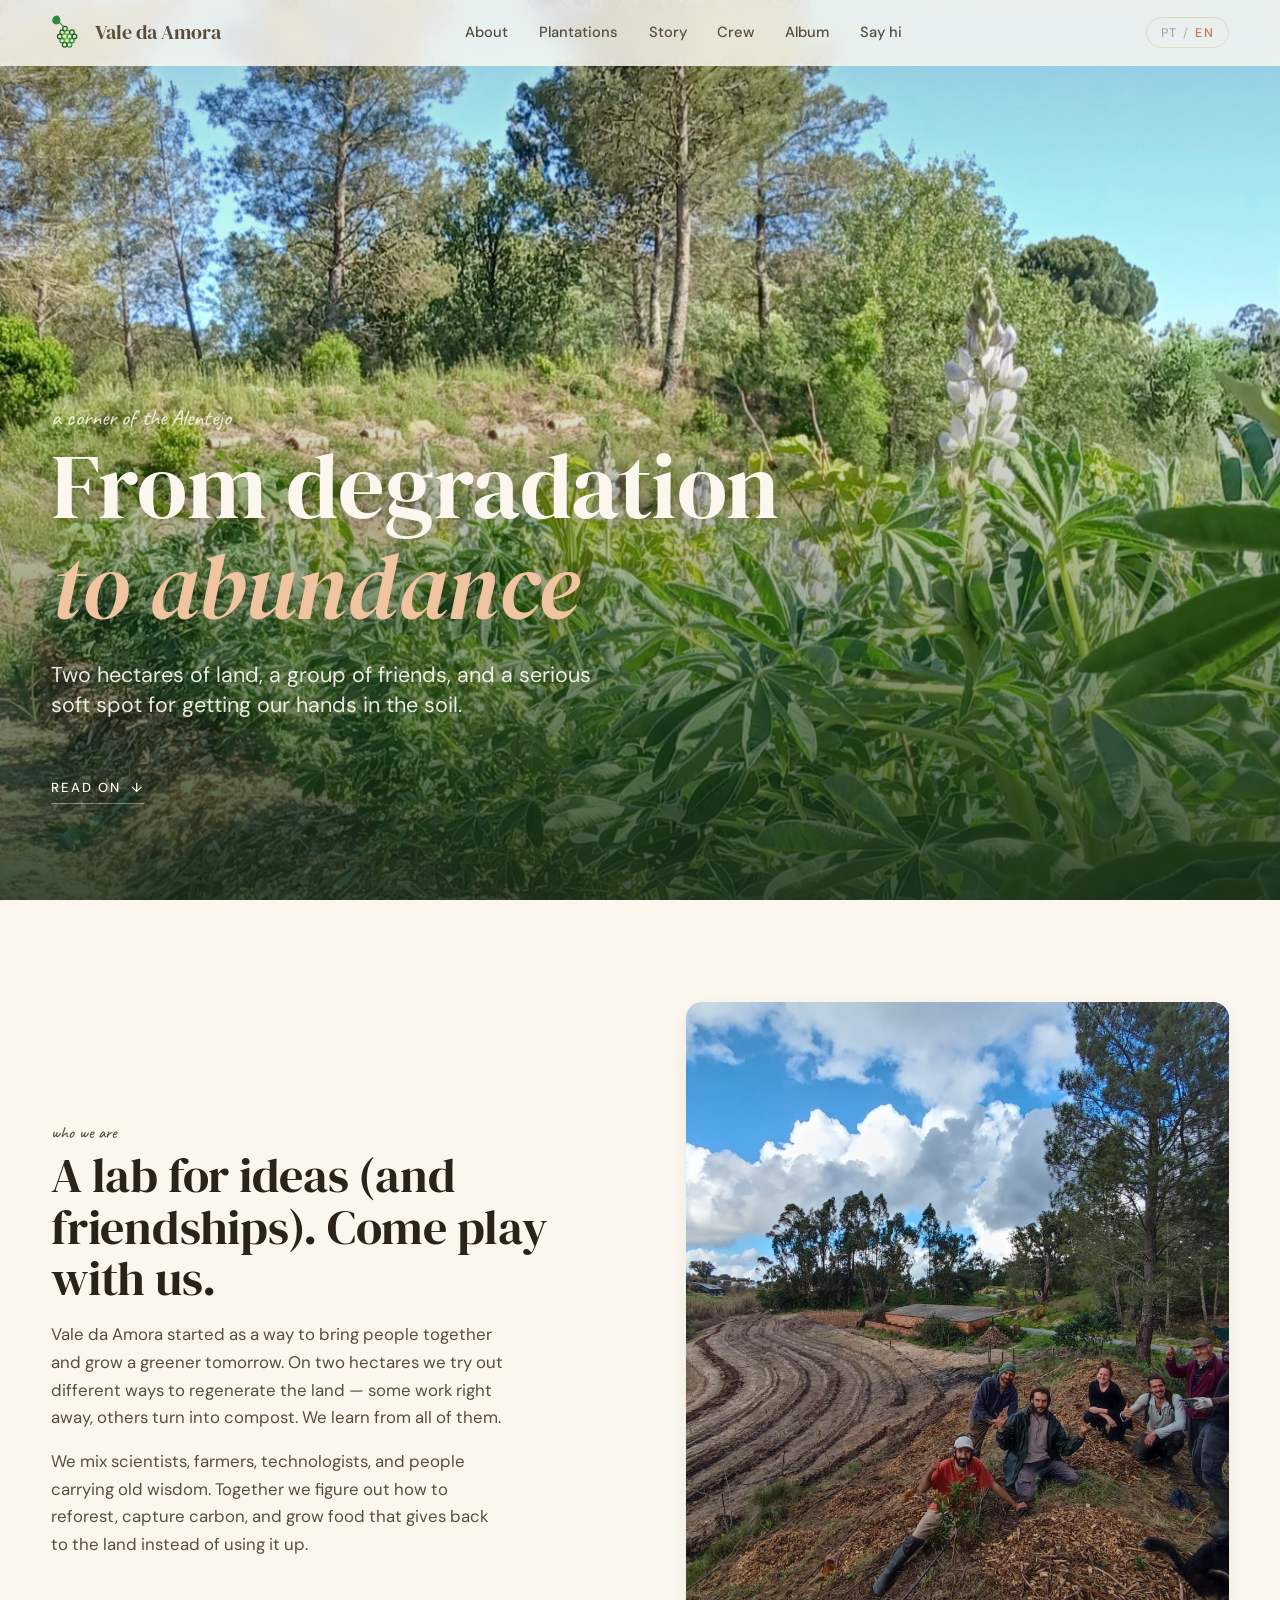
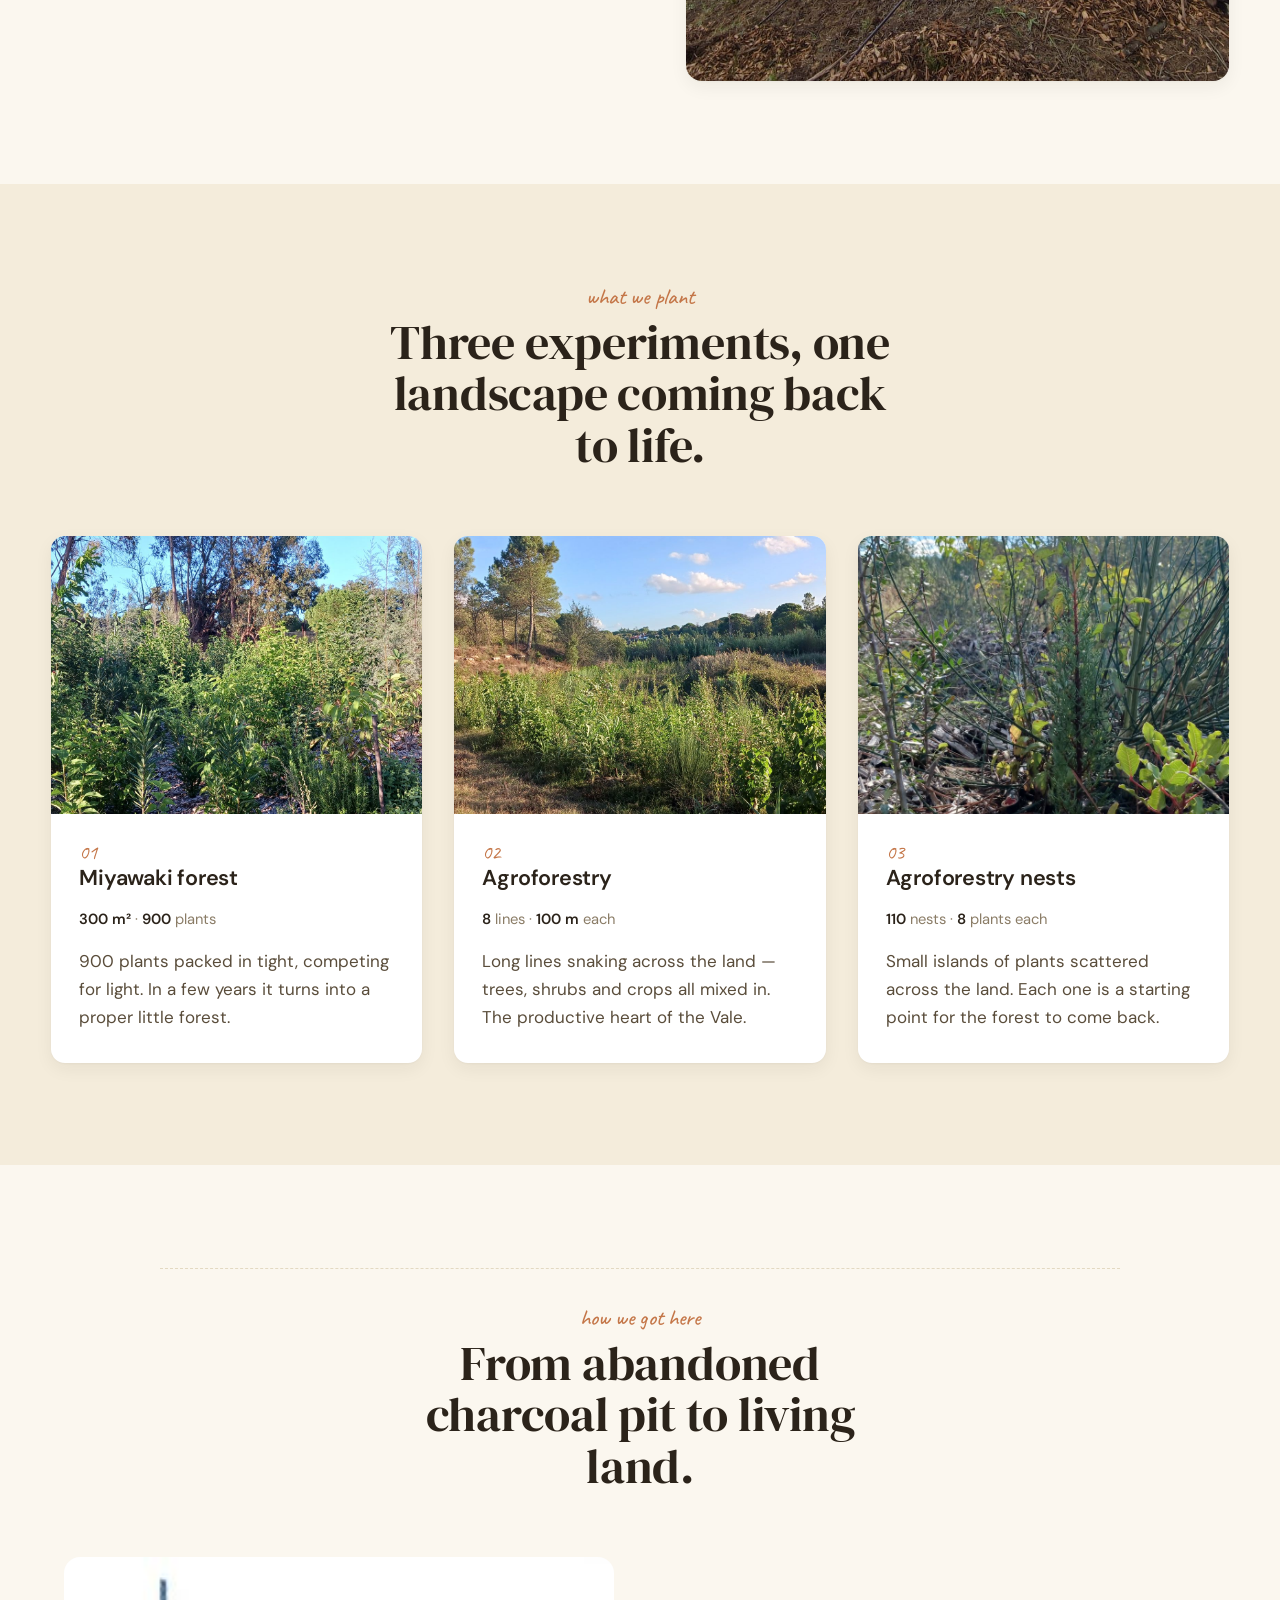
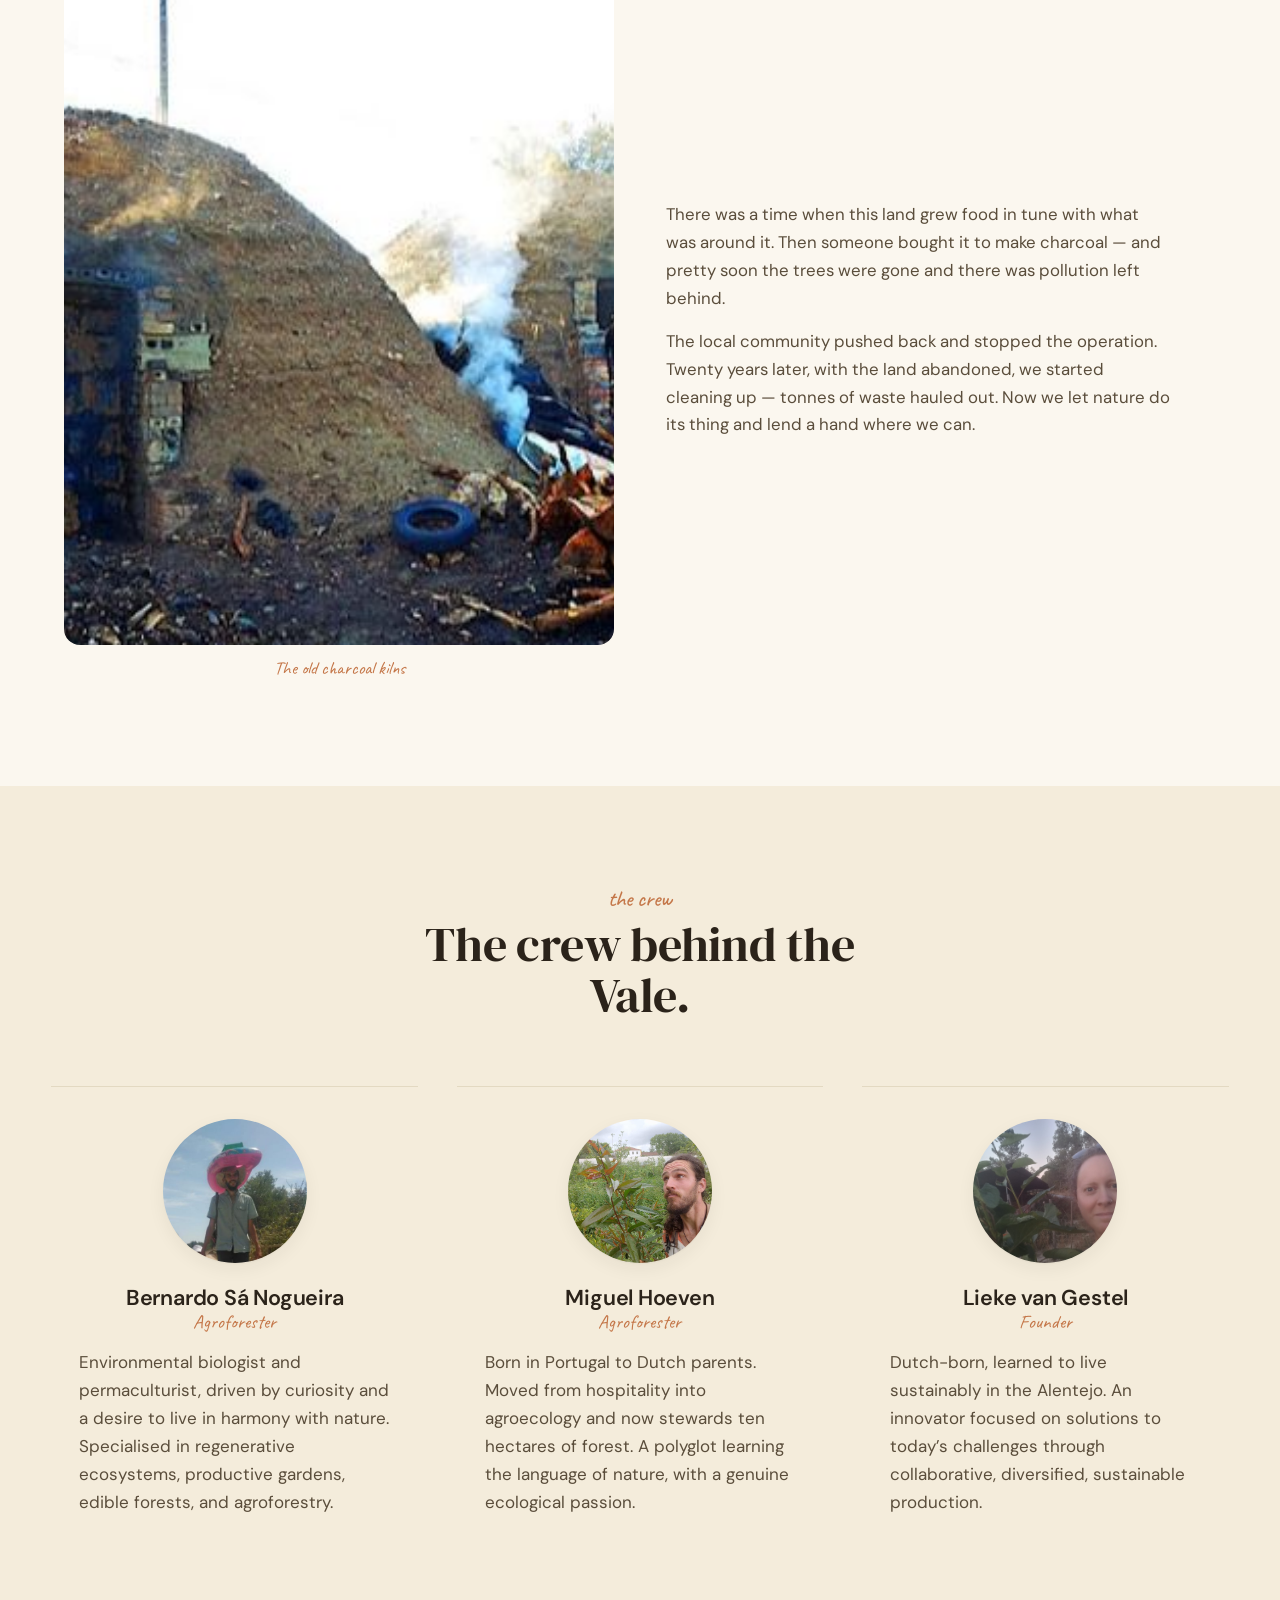
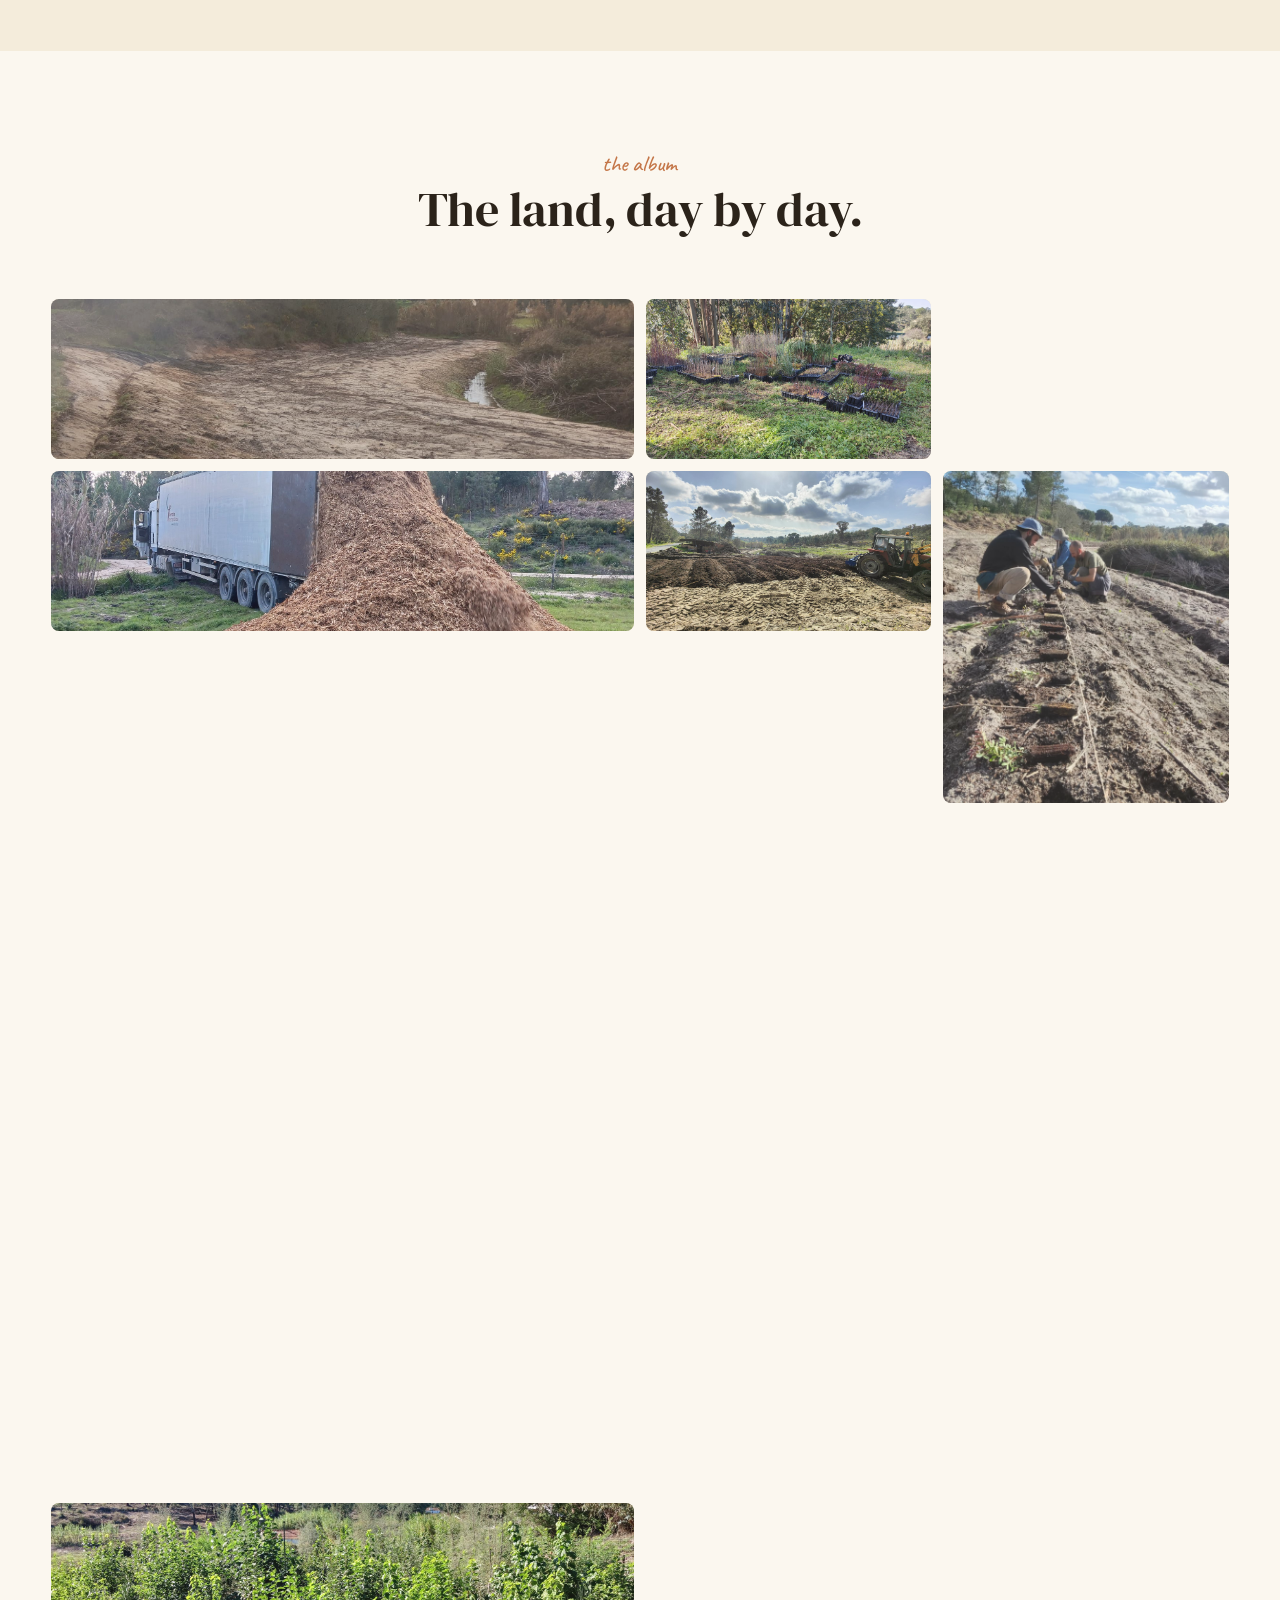
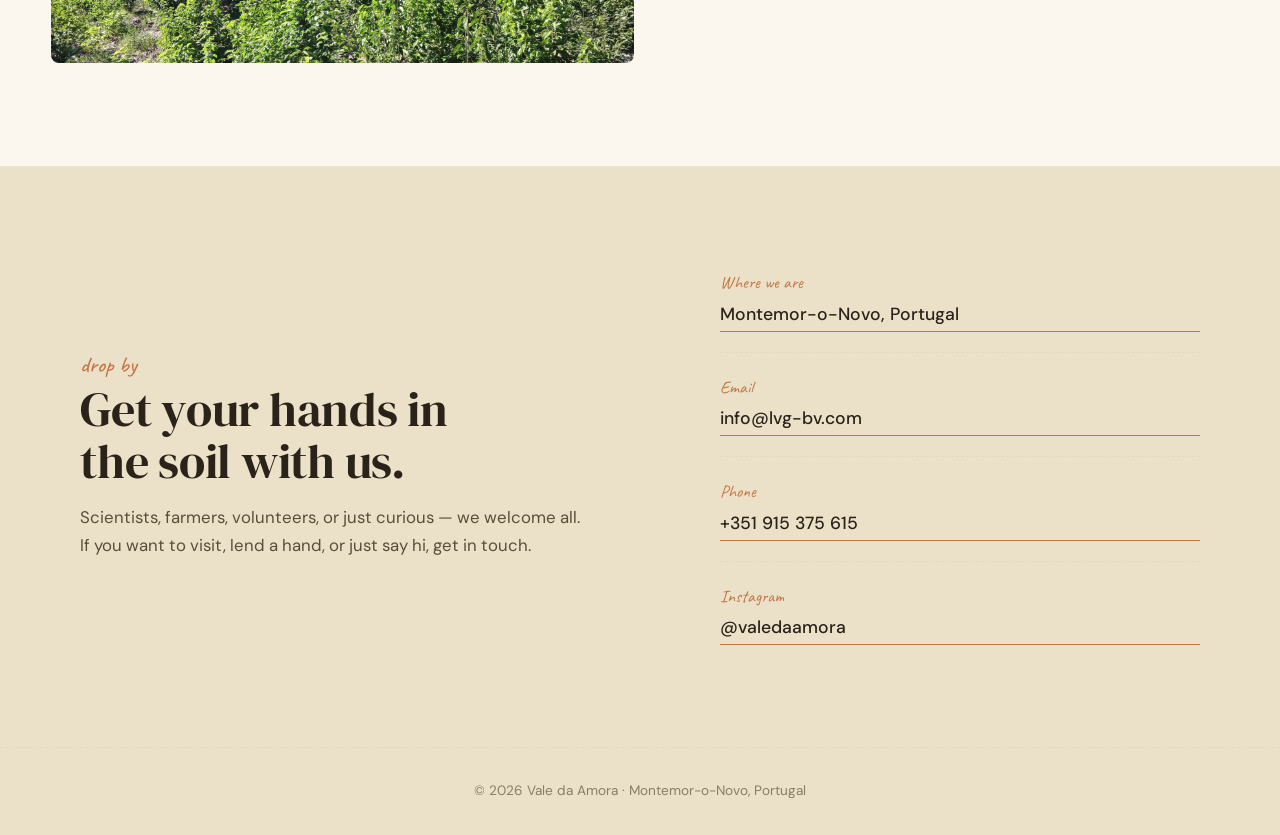
<file: index.html>
<!doctype html>
<html lang="pt">
<head>
<meta charset="utf-8" />
<meta name="viewport" content="width=device-width, initial-scale=1" />
<title>Vale da Amora — Da degradação à abundância</title>
<meta name="description" content="Vale da Amora — uma viagem de regeneração em Montemor-o-Novo, Portugal. Agrofloresta, floresta Miyawaki e ninhos regenerativos numa propriedade de 2 hectares." data-i18n-desc-pt="Vale da Amora — uma viagem de regeneração em Montemor-o-Novo, Portugal. Agrofloresta, floresta Miyawaki e ninhos regenerativos numa propriedade de 2 hectares." data-i18n-desc-en="Vale da Amora — a journey of regeneration in Montemor-o-Novo, Portugal. Agroforestry, Miyawaki forest, and regenerative nests on a 2-hectare property." />
<link rel="icon" type="image/svg+xml" href="/assets/logo.svg" />
<link rel="canonical" href="https://valedaamora.pt/" />
<meta property="og:title" content="Vale da Amora" />
<meta property="og:description" content="Da degradação à abundância — uma viagem de regeneração." />
<meta property="og:image" content="/assets/photos/photo-01.jpg" />
<meta property="og:type" content="website" />
<meta property="og:url" content="https://valedaamora.pt/" />
<link rel="preconnect" href="https://fonts.googleapis.com" />
<link rel="preconnect" href="https://fonts.gstatic.com" crossorigin />
<link href="https://fonts.googleapis.com/css2?family=DM+Serif+Display:ital@0;1&family=DM+Sans:wght@300;400;500;600;700&family=Caveat:wght@500;600&display=swap" rel="stylesheet" />
<link rel="stylesheet" href="/assets/css/style.css" />
</head>
<body>

<header class="nav">
  <a href="#top" class="brand">
    <img class="brand-mark" src="/assets/logo.svg" alt="" aria-hidden="true" />
    <span class="brand-name">Vale da Amora</span>
  </a>
  <nav class="nav-links">
    <a href="#about" data-i18n="nav.about">Sobre</a>
    <a href="#plantations" data-i18n="nav.plantations">Plantações</a>
    <a href="#history" data-i18n="nav.history">História</a>
    <a href="#team" data-i18n="nav.team">Equipa</a>
    <a href="#gallery" data-i18n="nav.gallery">Galeria</a>
    <a href="#contact" data-i18n="nav.contact">Contacto</a>
  </nav>
  <button class="lang-toggle" type="button" aria-label="Mudar idioma">
    <span class="lang-opt is-active" data-lang="pt">PT</span>
    <span class="lang-sep">/</span>
    <span class="lang-opt" data-lang="en">EN</span>
  </button>
</header>

<main id="top">

  <section class="hero">
    <div class="hero-image">
      <img src="/assets/photos/photo-01.jpg" alt="Equipa do Vale da Amora na propriedade após plantação" />
    </div>
    <div class="hero-overlay"></div>
    <div class="hero-text">
      <p class="eyebrow" data-i18n="hero.eyebrow">um cantinho no Alentejo</p>
      <h1>
        <span data-i18n="hero.title.l1">Da degradação</span><br />
        <em data-i18n="hero.title.l2">à abundância</em>
      </h1>
      <p class="lede" data-i18n="hero.lede">Dois hectares de terra, um grupo de amigos e muita vontade de meter as mãos na terra.</p>
      <a href="#about" class="scroll-cue" aria-label="Saber mais">
        <span data-i18n="hero.cue">Saber mais</span>
        <span aria-hidden="true">↓</span>
      </a>
    </div>
  </section>

  <section id="about" class="section section--intro">
    <div class="section-grid">
      <div class="section-text">
        <p class="eyebrow" data-i18n="about.eyebrow">quem somos</p>
        <h2 data-i18n="about.title">Um laboratório de ideias (e amizades). Vem brincar connosco.</h2>
        <p data-i18n="about.p1">A Vale da Amora nasceu para juntar gente e cultivar um amanhã mais verde. Em dois hectares experimentamos formas diferentes de regenerar a terra — algumas funcionam logo, outras viram adubo. Aprendemos com todas.</p>
        <p data-i18n="about.p2">Misturamos cientistas, agricultores, tecnólogos e quem traz saberes antigos. Em conjunto vamos descobrindo como reflorestar, capturar carbono e cultivar comida que devolve algo à terra em vez de a esgotar.</p>
      </div>
      <figure class="section-figure">
        <img src="/assets/photos/photo-02.jpg" alt="As antigas fornalhas de carvão na propriedade" loading="lazy" />
      </figure>
    </div>
  </section>

  <section id="plantations" class="section section--plantations">
    <div class="section-header">
      <p class="eyebrow" data-i18n="plant.eyebrow">o que plantamos</p>
      <h2 data-i18n="plant.title">Três experiências, uma paisagem a renascer.</h2>
    </div>
    <div class="cards">
      <article class="card">
        <div class="card-image">
          <img src="/assets/photos/photo-23.jpg" alt="Bosque Miyawaki em crescimento denso" loading="lazy" />
        </div>
        <div class="card-body">
          <p class="card-number">01</p>
          <h3 data-i18n="plant.miyawaki.title">Floresta Miyawaki</h3>
          <p class="card-stat"><strong>300 m²</strong> · <strong>900</strong> <span data-i18n="plant.miyawaki.unit">plantas</span></p>
          <p data-i18n="plant.miyawaki.body">900 plantas apertadinhas a competir por luz. Em poucos anos torna-se uma pequena floresta de verdade.</p>
        </div>
      </article>
      <article class="card">
        <div class="card-image">
          <img src="/assets/photos/photo-24.jpg" alt="Linhas de agrofloresta em crescimento" loading="lazy" />
        </div>
        <div class="card-body">
          <p class="card-number">02</p>
          <h3 data-i18n="plant.agro.title">Agrofloresta</h3>
          <p class="card-stat"><strong>8</strong> <span data-i18n="plant.agro.unit">linhas</span> · <strong>100 m</strong> <span data-i18n="plant.agro.each">cada</span></p>
          <p data-i18n="plant.agro.body">Linhas longas a serpentear o terreno — árvores, arbustos e culturas todas misturadas. O coração produtivo do Vale.</p>
        </div>
      </article>
      <article class="card">
        <div class="card-image">
          <img src="/assets/photos/photo-15.jpg" alt="Ninho agroflorestal" loading="lazy" />
        </div>
        <div class="card-body">
          <p class="card-number">03</p>
          <h3 data-i18n="plant.nests.title">Ninhos agroflorestais</h3>
          <p class="card-stat"><strong>110</strong> <span data-i18n="plant.nests.unit">ninhos</span> · <strong>8</strong> <span data-i18n="plant.nests.each">plantas cada</span></p>
          <p data-i18n="plant.nests.body">Pequenas ilhas de plantas espalhadas pelo terreno. Cada uma é um ponto de partida para a floresta voltar.</p>
        </div>
      </article>
    </div>
  </section>

  <section id="history" class="section section--history">
    <div class="section-header">
      <p class="eyebrow" data-i18n="history.eyebrow">como aqui chegámos</p>
      <h2 data-i18n="history.title">De carvoeira abandonada a terreno vivo.</h2>
    </div>
    <div class="story">
      <figure class="story-image">
        <img src="/assets/photos/photo-06.jpg" alt="Antigas fornalhas de carvão na propriedade" loading="lazy" />
        <figcaption data-i18n="history.cap1">As antigas fornalhas de carvão</figcaption>
      </figure>
      <div class="story-text">
        <p data-i18n="history.p1">Houve uma altura em que esta terra produzia alimentos em sintonia com o que a rodeia. Depois alguém comprou-a para fazer carvão — e em pouco tempo as árvores desapareceram e ficou poluição.</p>
        <p data-i18n="history.p2">A comunidade local resolveu travar a operação. Vinte anos depois, com o terreno abandonado, começámos a limpar — toneladas de lixo retiradas. Agora deixamos a natureza fazer o seu trabalho, e damos uma mão onde podemos.</p>
      </div>
    </div>
  </section>

  <section id="team" class="section section--team">
    <div class="section-header">
      <p class="eyebrow" data-i18n="team.eyebrow">a malta</p>
      <h2 data-i18n="team.title">A malta que anda nisto.</h2>
    </div>
    <div class="team">
      <article class="member">
        <div class="member-portrait">
          <img src="/assets/photos/photo-03.jpg" alt="Bernardo Sá Nogueira" loading="lazy" />
        </div>
        <h3>Bernardo Sá Nogueira</h3>
        <p class="role" data-i18n="team.bernardo.role">Agroflorestor</p>
        <p data-i18n="team.bernardo.bio">Biólogo ambiental e permacultor, movido pela curiosidade e pela harmonia com a natureza. Especialista em ecossistemas regenerativos, hortas produtivas, florestas comestíveis e práticas de agrofloresta.</p>
      </article>
      <article class="member">
        <div class="member-portrait">
          <img src="/assets/photos/photo-04.jpg" alt="Miguel Hoeven" loading="lazy" />
        </div>
        <h3>Miguel Hoeven</h3>
        <p class="role" data-i18n="team.miguel.role">Agroflorestor</p>
        <p data-i18n="team.miguel.bio">Nascido em Portugal, filho de pais holandeses. Passou da hotelaria para a agroecologia, e hoje gere dez hectares de floresta. Poliglota a descobrir a língua da natureza, com uma paixão ecológica genuína.</p>
      </article>
      <article class="member">
        <div class="member-portrait">
          <img src="/assets/photos/photo-05.jpg" alt="Lieke van Gestel" loading="lazy" />
        </div>
        <h3>Lieke van Gestel</h3>
        <p class="role" data-i18n="team.lieke.role">Fundadora</p>
        <p data-i18n="team.lieke.bio">Nascida na Holanda, aprendeu a viver de forma sustentável no Alentejo. Inovadora focada em soluções para os desafios contemporâneos através de produção colaborativa, diversificada e sustentável.</p>
      </article>
    </div>
  </section>

  <section id="gallery" class="section section--gallery">
    <div class="section-header">
      <p class="eyebrow" data-i18n="gallery.eyebrow">o álbum</p>
      <h2 data-i18n="gallery.title">A terra, dia após dia.</h2>
    </div>
    <div class="gallery">
      <a class="g-item g-wide" href="/assets/photos/photo-07.jpg"><img src="/assets/photos/photo-07.jpg" alt="" loading="lazy" /></a>
      <a class="g-item" href="/assets/photos/photo-08.jpg"><img src="/assets/photos/photo-08.jpg" alt="" loading="lazy" /></a>
      <a class="g-item g-wide" href="/assets/photos/photo-09.jpg"><img src="/assets/photos/photo-09.jpg" alt="" loading="lazy" /></a>
      <a class="g-item" href="/assets/photos/photo-10.jpg"><img src="/assets/photos/photo-10.jpg" alt="" loading="lazy" /></a>
      <a class="g-item g-tall" href="/assets/photos/photo-11.jpg"><img src="/assets/photos/photo-11.jpg" alt="" loading="lazy" /></a>
      <a class="g-item" href="/assets/photos/photo-12.jpg"><img src="/assets/photos/photo-12.jpg" alt="" loading="lazy" /></a>
      <a class="g-item g-wide" href="/assets/photos/photo-13.jpg"><img src="/assets/photos/photo-13.jpg" alt="" loading="lazy" /></a>
      <a class="g-item g-tall" href="/assets/photos/photo-14.jpg"><img src="/assets/photos/photo-14.jpg" alt="" loading="lazy" /></a>
      <a class="g-item" href="/assets/photos/photo-16.jpg"><img src="/assets/photos/photo-16.jpg" alt="" loading="lazy" /></a>
      <a class="g-item g-wide" href="/assets/photos/photo-17.jpg"><img src="/assets/photos/photo-17.jpg" alt="" loading="lazy" /></a>
      <a class="g-item" href="/assets/photos/photo-18.jpg"><img src="/assets/photos/photo-18.jpg" alt="" loading="lazy" /></a>
      <a class="g-item g-tall" href="/assets/photos/photo-19.jpg"><img src="/assets/photos/photo-19.jpg" alt="" loading="lazy" /></a>
      <a class="g-item g-tall" href="/assets/photos/photo-20.jpg"><img src="/assets/photos/photo-20.jpg" alt="" loading="lazy" /></a>
      <a class="g-item" href="/assets/photos/photo-21.jpg"><img src="/assets/photos/photo-21.jpg" alt="" loading="lazy" /></a>
      <a class="g-item g-wide" href="/assets/photos/photo-22.jpg"><img src="/assets/photos/photo-22.jpg" alt="" loading="lazy" /></a>
      <a class="g-item g-wide" href="/assets/photos/photo-25.jpg"><img src="/assets/photos/photo-25.jpg" alt="" loading="lazy" /></a>
      <a class="g-item g-wide" href="/assets/photos/photo-26.jpg"><img src="/assets/photos/photo-26.jpg" alt="" loading="lazy" /></a>
    </div>
    <div class="lightbox" hidden>
      <button class="lightbox-close" aria-label="Fechar">×</button>
      <img class="lightbox-img" alt="" />
    </div>
  </section>

  <section id="contact" class="section section--contact">
    <div class="contact-grid">
      <div>
        <p class="eyebrow" data-i18n="contact.eyebrow">aparece</p>
        <h2 data-i18n="contact.title">Mete a mão na terra connosco.</h2>
        <p class="contact-lede" data-i18n="contact.lede">Cientistas, agricultores, voluntários ou só curiosos — somos para toda a gente. Se queres visitar, dar uma mão ou só saber mais, fala connosco.</p>
      </div>
      <ul class="contact-list">
        <li>
          <span class="contact-label" data-i18n="contact.place">Onde estamos</span>
          <span>Montemor-o-Novo, Portugal</span>
        </li>
        <li>
          <span class="contact-label">Email</span>
          <a href="mailto:info@lvg-bv.com">info@lvg-bv.com</a>
        </li>
        <li>
          <span class="contact-label" data-i18n="contact.phone">Telefone</span>
          <a href="tel:+351915375615">+351 915 375 615</a>
        </li>
        <li>
          <span class="contact-label">Instagram</span>
          <a href="https://instagram.com/valedaamora/" target="_blank" rel="noopener">@valedaamora</a>
        </li>
      </ul>
    </div>
  </section>

</main>

<footer class="footer">
  <p>© <span id="year"></span> Vale da Amora · Montemor-o-Novo, Portugal</p>
</footer>

<script src="/assets/js/main.js"></script>
</body>
</html>
</file>
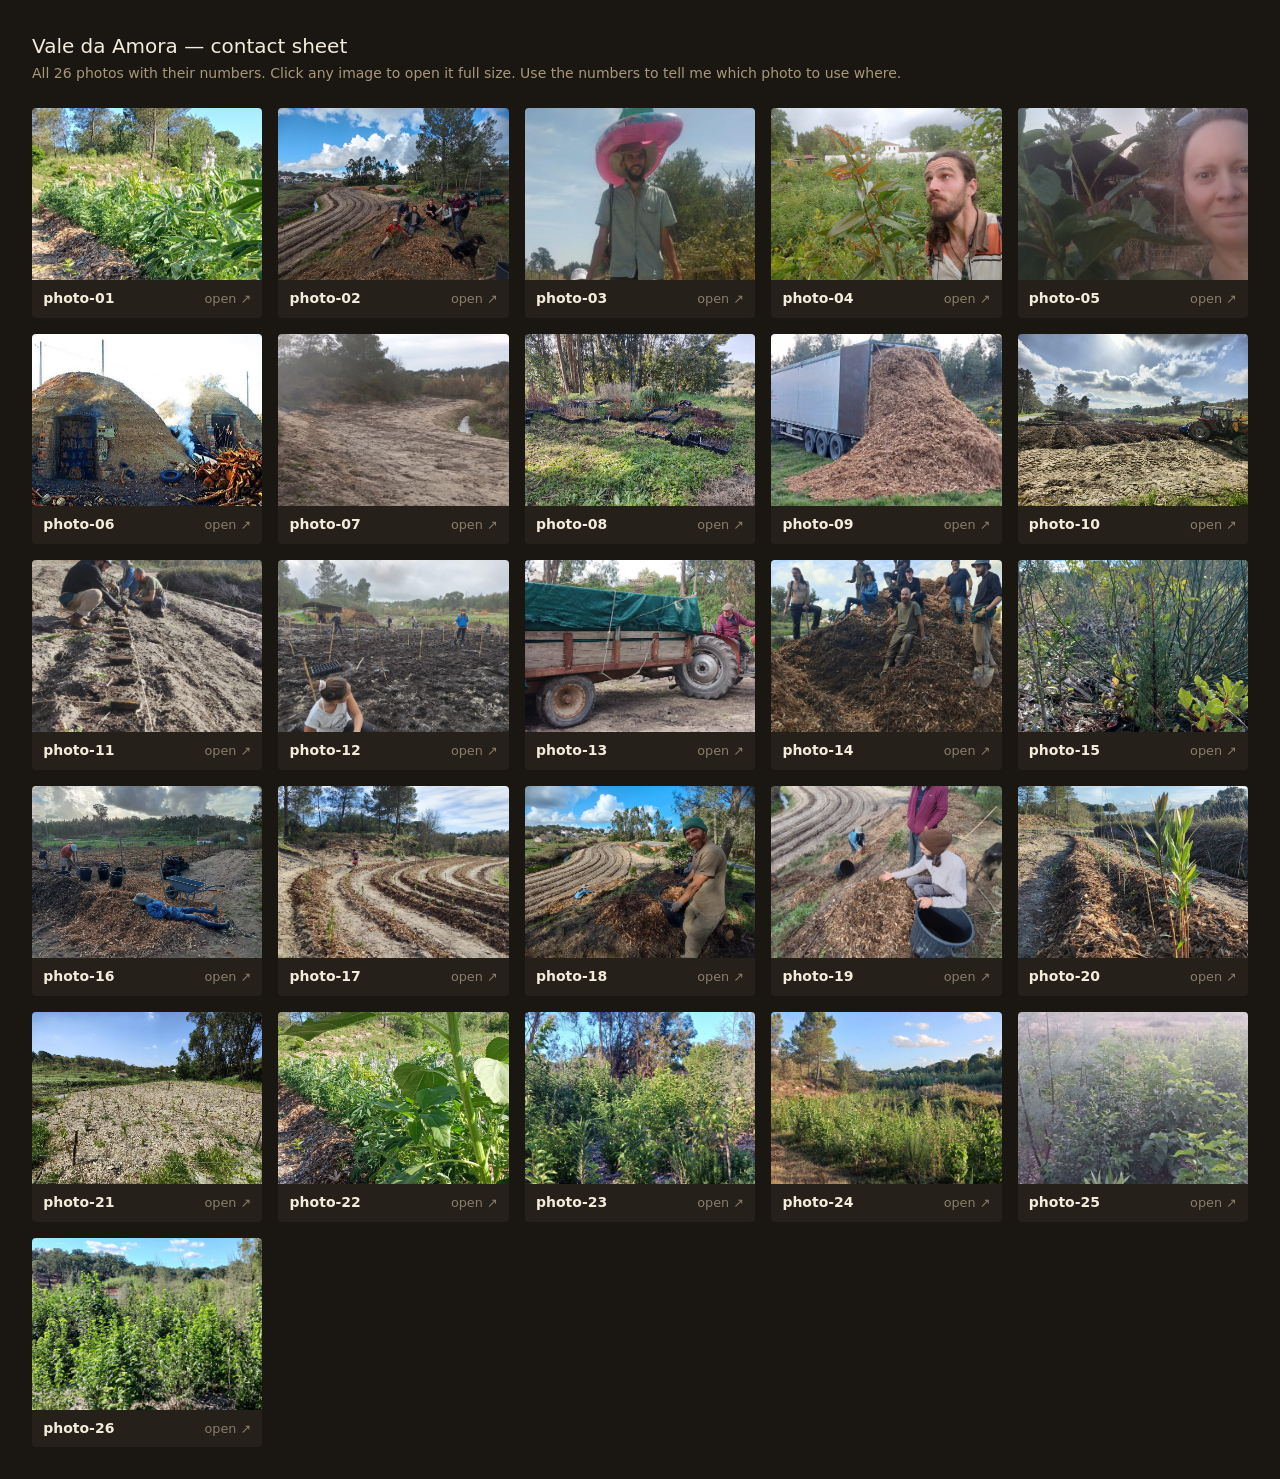
<file: photos.html>
<!doctype html>
<html lang="pt">
<head>
<meta charset="utf-8" />
<title>Contact sheet — Vale da Amora</title>
<meta name="viewport" content="width=device-width, initial-scale=1" />
<style>
  body {
    margin: 0;
    padding: 2rem;
    background: #1a1612;
    color: #f3ecdb;
    font: 14px/1.4 -apple-system, BlinkMacSystemFont, "Segoe UI", system-ui, sans-serif;
  }
  h1 { font-weight: 400; font-size: 1.25rem; margin: 0 0 .25rem; }
  p { color: #a89878; margin: 0 0 1.5rem; }
  .grid {
    display: grid;
    grid-template-columns: repeat(auto-fill, minmax(220px, 1fr));
    gap: 1rem;
  }
  .item {
    background: #25201a;
    border-radius: 4px;
    overflow: hidden;
    text-decoration: none;
    color: inherit;
    display: block;
    transition: transform .15s;
  }
  .item:hover { transform: scale(1.02); }
  .item img {
    width: 100%;
    aspect-ratio: 4 / 3;
    object-fit: cover;
    display: block;
    background: #000;
  }
  .item .num {
    padding: .55rem .7rem;
    display: flex;
    justify-content: space-between;
    align-items: center;
    font-variant-numeric: tabular-nums;
  }
  .item .num strong { font-weight: 600; color: #f3ecdb; }
  .item .num span { color: #8a7d6a; font-size: .8rem; }
</style>
</head>
<body>
<h1>Vale da Amora — contact sheet</h1>
<p>All 26 photos with their numbers. Click any image to open it full size. Use the numbers to tell me which photo to use where.</p>
<div class="grid" id="grid"></div>
<script>
  const grid = document.getElementById('grid');
  for (let i = 1; i <= 26; i++) {
    const n = String(i).padStart(2, '0');
    const src = `/assets/photos/photo-${n}.jpg`;
    const a = document.createElement('a');
    a.className = 'item';
    a.href = src;
    a.target = '_blank';
    a.innerHTML = `<img src="${src}" alt="photo ${n}" loading="lazy" /><div class="num"><strong>photo-${n}</strong><span>open ↗</span></div>`;
    grid.appendChild(a);
  }
</script>
</body>
</html>
</file>
<file: assets/css/style.css>
:root {
  --cream: #fbf7ef;
  --cream-2: #f4ecdb;
  --cream-3: #ebe1c8;
  --paper: #ffffff;
  --ink: #2b231a;
  --ink-soft: #5a4d3b;
  --muted: #8a7c66;
  --line: #e3d9c2;
  --sage: #6b8c5a;
  --sage-deep: #3f5c33;
  --mulberry: #7a3d52;
  --terracotta: #c47648;
  --shadow-soft: 0 1px 2px rgba(34, 28, 18, 0.03), 0 6px 18px rgba(34, 28, 18, 0.06);

  --f-display: "DM Serif Display", Georgia, "Times New Roman", serif;
  --f-body: "DM Sans", -apple-system, BlinkMacSystemFont, "Segoe UI", system-ui, sans-serif;
  --f-script: "Caveat", "DM Serif Display", cursive;

  --pad-x: clamp(1.25rem, 4vw, 4rem);
  --pad-y: clamp(3.5rem, 8vw, 7rem);
}

*, *::before, *::after { box-sizing: border-box; }

html { scroll-behavior: smooth; }

body {
  margin: 0;
  background: var(--cream);
  color: var(--ink);
  font-family: var(--f-body);
  font-size: 17px;
  line-height: 1.65;
  font-weight: 400;
  -webkit-font-smoothing: antialiased;
  text-rendering: optimizeLegibility;
}

img { display: block; max-width: 100%; height: auto; }

a { color: var(--terracotta); text-decoration: none; transition: color .2s; }
a:hover { color: var(--sage-deep); }

h1, h2, h3 {
  font-family: var(--f-display);
  font-weight: 400;
  letter-spacing: -0.005em;
  color: var(--ink);
  margin: 0 0 1rem;
  line-height: 1.08;
}

h1 { font-size: clamp(2.75rem, 8vw, 5.75rem); }
h1 em { font-style: italic; color: var(--terracotta); }
h2 { font-size: clamp(1.85rem, 4vw, 3rem); max-width: 22ch; }
h3 { font-family: var(--f-body); font-size: 1.35rem; font-weight: 600; letter-spacing: -0.01em; }

p { margin: 0 0 1rem; }
p:last-child { margin-bottom: 0; }

.eyebrow {
  font-family: var(--f-script);
  font-size: 1.4rem;
  font-weight: 500;
  letter-spacing: 0.005em;
  text-transform: none;
  color: var(--terracotta);
  margin: 0 0 .5rem;
  line-height: 1;
}

/* ---------- nav ---------- */

.nav {
  position: fixed;
  top: 0; left: 0; right: 0;
  z-index: 50;
  display: flex;
  align-items: center;
  justify-content: space-between;
  padding: 1rem var(--pad-x);
  background: rgba(251, 247, 239, 0.85);
  backdrop-filter: saturate(140%) blur(10px);
  -webkit-backdrop-filter: saturate(140%) blur(10px);
  border-bottom: 1px solid transparent;
  transition: border-color .25s, padding .25s;
}
.nav.is-scrolled { border-bottom-color: var(--line); padding-top: .65rem; padding-bottom: .65rem; }

.brand {
  display: inline-flex;
  align-items: center;
  gap: .55rem;
  font-family: var(--f-display);
  font-size: 1.25rem;
  font-weight: 400;
  color: var(--ink-soft);
  letter-spacing: 0;
}
.brand:hover { color: var(--ink); }
.brand-mark {
  display: block;
  width: 2.2rem;
  height: 2.2rem;
  margin-top: -0.15rem;
}

.nav-links {
  display: flex;
  gap: clamp(1rem, 2.4vw, 2rem);
  font-size: .92rem;
  font-weight: 500;
}
.nav-links a {
  color: var(--ink-soft);
  position: relative;
}
.nav-links a::after {
  content: "";
  position: absolute;
  left: 0; bottom: -4px;
  width: 0; height: 1px;
  background: var(--terracotta);
  transition: width .25s;
}
.nav-links a:hover { color: var(--terracotta); }
.nav-links a:hover::after { width: 100%; }

.lang-toggle {
  background: none;
  border: 1px solid var(--line);
  border-radius: 999px;
  padding: .4rem .85rem;
  font-family: var(--f-body);
  font-size: .78rem;
  font-weight: 500;
  letter-spacing: .12em;
  color: var(--ink-soft);
  cursor: pointer;
  display: inline-flex;
  align-items: center;
  gap: .35rem;
  transition: border-color .2s, background .2s;
}
.lang-toggle:hover { border-color: var(--terracotta); }
.lang-opt { opacity: .45; transition: opacity .2s, color .2s; }
.lang-opt.is-active { opacity: 1; color: var(--terracotta); }
.lang-sep { opacity: .35; }

@media (max-width: 760px) {
  .nav-links { display: none; }
}

/* ---------- hero ---------- */

.hero {
  position: relative;
  min-height: 100vh;
  min-height: 100svh;
  display: flex;
  align-items: flex-end;
  padding: 0 var(--pad-x) clamp(2.5rem, 8vw, 6rem);
  overflow: hidden;
  color: var(--cream);
}
.hero-image, .hero-overlay {
  position: absolute; inset: 0;
}
.hero-image img {
  width: 100%; height: 100%;
  object-fit: cover;
  object-position: center 35%;
}
.hero-overlay {
  background:
    linear-gradient(180deg, rgba(26, 47, 25, 0.15) 0%, rgba(26, 47, 25, 0) 35%, rgba(26, 47, 25, 0.85) 100%);
}
.hero-text {
  position: relative;
  max-width: 56rem;
  z-index: 2;
}
.hero-text .eyebrow {
  color: rgba(250, 246, 238, 0.85);
}
.hero-text h1 {
  color: var(--cream);
  text-shadow: 0 2px 24px rgba(0, 0, 0, .25);
}
.hero-text h1 em { color: #f0c4a0; }
.lede {
  font-family: var(--f-body);
  font-size: clamp(1.15rem, 1.7vw, 1.35rem);
  font-weight: 400;
  color: rgba(251, 247, 239, 0.92);
  margin-top: 1.5rem;
  max-width: 38ch;
  line-height: 1.4;
}
.scroll-cue {
  display: inline-flex;
  align-items: center;
  gap: .6rem;
  margin-top: 2.5rem;
  font-size: .82rem;
  font-weight: 500;
  letter-spacing: .15em;
  text-transform: uppercase;
  color: var(--cream);
  border-bottom: 1px solid rgba(250, 246, 238, 0.4);
  padding-bottom: .3rem;
}
.scroll-cue:hover { color: var(--cream); border-color: var(--cream); }

/* ---------- sections ---------- */

.section {
  padding: var(--pad-y) var(--pad-x);
}
.section--intro { background: var(--cream); }
.section--plantations { background: var(--cream-2); }
.section--history { background: var(--cream); }
.section--history .section-header { border-top: 1px dashed var(--line); padding-top: clamp(1.5rem, 3vw, 2.5rem); }
.section--team { background: var(--cream-2); }
.section--gallery { background: var(--cream); }
.section--contact { background: var(--cream-3); }

.section-header {
  max-width: 60rem;
  margin: 0 auto clamp(2.5rem, 5vw, 4rem);
  text-align: center;
}
.section-header h2 { margin-left: auto; margin-right: auto; }

.section-grid {
  display: grid;
  grid-template-columns: 1.05fr 1fr;
  gap: clamp(2.5rem, 5vw, 5rem);
  align-items: center;
  max-width: 78rem;
  margin: 0 auto;
}
.section-text p {
  color: var(--ink-soft);
  font-size: 1.05rem;
  max-width: 38ch;
}
.section-figure {
  margin: 0;
  border-radius: 16px;
  overflow: hidden;
  box-shadow: var(--shadow-soft);
}
.section-figure img {
  width: 100%;
  aspect-ratio: 4 / 5;
  object-fit: cover;
}

@media (max-width: 820px) {
  .section-grid { grid-template-columns: 1fr; }
  .section-figure img { aspect-ratio: 5 / 4; }
}

/* ---------- cards (plantations) ---------- */

.cards {
  display: grid;
  grid-template-columns: repeat(3, 1fr);
  gap: clamp(1.5rem, 2.5vw, 2.25rem);
  max-width: 84rem;
  margin: 0 auto;
}
.card {
  background: var(--paper);
  border-radius: 14px;
  overflow: hidden;
  box-shadow: var(--shadow-soft);
  display: flex; flex-direction: column;
  transition: transform .35s, box-shadow .35s;
}
.card:hover { transform: translateY(-4px); box-shadow: 0 2px 4px rgba(34, 28, 18, .06), 0 16px 36px rgba(34, 28, 18, .12); }
.card-image { aspect-ratio: 4 / 3; overflow: hidden; }
.card-image img { width: 100%; height: 100%; object-fit: cover; transition: transform .6s ease; }
.card:hover .card-image img { transform: scale(1.04); }
.card-body { padding: 1.75rem 1.75rem 2rem; }
.card-number {
  font-family: var(--f-script);
  font-size: 1.3rem;
  color: var(--terracotta);
  margin: 0 0 .25rem;
  line-height: 1;
}
.card-stat {
  font-size: .92rem;
  color: var(--muted);
  margin: .25rem 0 1rem;
}
.card-stat strong { color: var(--ink); font-weight: 600; }
.card-body p:last-child { color: var(--ink-soft); }

@media (max-width: 920px) { .cards { grid-template-columns: 1fr; max-width: 32rem; } }

/* ---------- history ---------- */

.story {
  display: grid;
  grid-template-columns: 1fr 1fr;
  gap: clamp(2rem, 4vw, 4rem);
  align-items: center;
  max-width: 72rem;
  margin: 0 auto;
}
.story-image { margin: 0; }
.story-image img {
  width: 100%;
  aspect-ratio: 4 / 5;
  object-fit: cover;
  border-radius: 16px;
}
.story-image figcaption {
  font-family: var(--f-script);
  font-size: 1.15rem;
  color: var(--terracotta);
  margin-top: .5rem;
  text-align: center;
}
.story-text p {
  font-size: 1.05rem;
  color: var(--ink-soft);
  max-width: 42ch;
}

@media (max-width: 920px) {
  .story { grid-template-columns: 1fr; max-width: 36rem; }
  .story-text { order: 0; }
  .story-image { order: 1; }
}

/* ---------- team ---------- */

.team {
  display: grid;
  grid-template-columns: repeat(3, 1fr);
  gap: clamp(1.5rem, 3vw, 3rem);
  max-width: 78rem;
  margin: 0 auto;
}
.member {
  padding: 2rem 1.75rem;
  border-top: 1px solid var(--line);
  text-align: center;
}
.member-portrait {
  width: 9rem;
  height: 9rem;
  margin: 0 auto 1.5rem;
  border-radius: 50%;
  overflow: hidden;
  background: var(--cream-2);
  box-shadow: var(--shadow-soft);
}
.member-portrait img {
  width: 100%; height: 100%;
  object-fit: cover;
  object-position: center top;
}
.member:nth-of-type(2) .member-portrait img {
  object-position: 70% top;
}
.member:nth-of-type(3) .member-portrait img {
  object-position: 100% 30%;
}
.member h3 { margin-bottom: .15rem; }
.member .role {
  font-family: var(--f-script);
  color: var(--terracotta);
  font-size: 1.2rem;
  margin: 0 0 1rem;
  line-height: 1;
}
.member p:last-child { color: var(--ink-soft); text-align: left; }

@media (max-width: 880px) { .team { grid-template-columns: 1fr; max-width: 32rem; } }

/* ---------- gallery ---------- */

.gallery {
  display: grid;
  grid-template-columns: repeat(4, 1fr);
  grid-auto-rows: 10rem;
  gap: .75rem;
  max-width: 90rem;
  margin: 0 auto;
}
.g-item {
  display: block;
  overflow: hidden;
  border-radius: 8px;
  cursor: zoom-in;
  background: var(--cream-3);
}
.g-item img {
  width: 100%; height: 100%;
  object-fit: cover;
  transition: transform .5s ease, opacity .25s;
  opacity: .92;
}
.g-item:hover img { transform: scale(1.05); opacity: 1; }
.g-tall { grid-row: span 2; }
.g-wide { grid-column: span 2; }

@media (max-width: 880px) {
  .gallery { grid-template-columns: repeat(2, 1fr); grid-auto-rows: 8rem; }
  .g-wide { grid-column: span 2; }
  .g-tall { grid-row: span 2; }
}

/* lightbox */
.lightbox {
  position: fixed; inset: 0;
  background: rgba(15, 12, 8, 0.94);
  z-index: 100;
  display: grid; place-items: center;
  padding: 2rem;
  animation: fadeIn .2s ease;
}
.lightbox[hidden] { display: none; }
.lightbox-img {
  max-width: 100%; max-height: 100%;
  object-fit: contain;
  box-shadow: 0 20px 60px rgba(0,0,0,.4);
}
.lightbox-close {
  position: absolute;
  top: 1rem; right: 1.25rem;
  background: none;
  border: none;
  color: var(--cream);
  font-size: 2.5rem;
  line-height: 1;
  cursor: pointer;
  opacity: .75;
}
.lightbox-close:hover { opacity: 1; }
@keyframes fadeIn { from { opacity: 0; } to { opacity: 1; } }

/* ---------- contact ---------- */

.contact-grid {
  display: grid;
  grid-template-columns: 1.2fr 1fr;
  gap: clamp(2.5rem, 5vw, 5rem);
  align-items: center;
  max-width: 70rem;
  margin: 0 auto;
}
.contact-grid h2 { max-width: 18ch; }
.contact-lede {
  color: var(--ink-soft);
  font-size: 1.05rem;
  max-width: 42ch;
  margin-top: 1rem;
}
.contact-list {
  list-style: none;
  padding: 0; margin: 0;
  display: grid;
  gap: 1.25rem;
}
.contact-list li {
  display: grid;
  gap: .15rem;
  padding-bottom: 1.25rem;
  border-bottom: 1px dashed var(--line);
}
.contact-list li:last-child { border-bottom: 0; padding-bottom: 0; }
.contact-label {
  font-family: var(--f-script);
  font-size: 1.1rem;
  letter-spacing: 0;
  text-transform: none;
  color: var(--terracotta);
}
.contact-list a {
  color: var(--ink);
  font-size: 1.1rem;
  font-family: var(--f-body);
  font-weight: 500;
  border-bottom: 1px solid var(--terracotta);
  padding-bottom: 2px;
  display: inline-block;
}
.contact-list a:hover { color: var(--terracotta); }
.contact-list li span:not(.contact-label) {
  color: var(--ink);
  font-size: 1.1rem;
  font-weight: 500;
  border-bottom: 1px solid var(--terracotta);
  padding-bottom: 2px;
  display: inline-block;
}

@media (max-width: 820px) { .contact-grid { grid-template-columns: 1fr; } }

/* ---------- footer ---------- */

.footer {
  padding: 2rem var(--pad-x);
  text-align: center;
  background: var(--cream-3);
  color: var(--muted);
  font-size: .85rem;
  border-top: 1px dashed var(--line);
}

/* ---------- reveal on scroll ---------- */

.reveal {
  opacity: 0;
  transform: translateY(16px);
  transition: opacity .8s ease, transform .8s ease;
}
.reveal.is-in {
  opacity: 1;
  transform: none;
}

@media (prefers-reduced-motion: reduce) {
  .reveal { opacity: 1; transform: none; transition: none; }
  html { scroll-behavior: auto; }
  .card, .card-image img, .g-item img { transition: none; }
}
</file>
